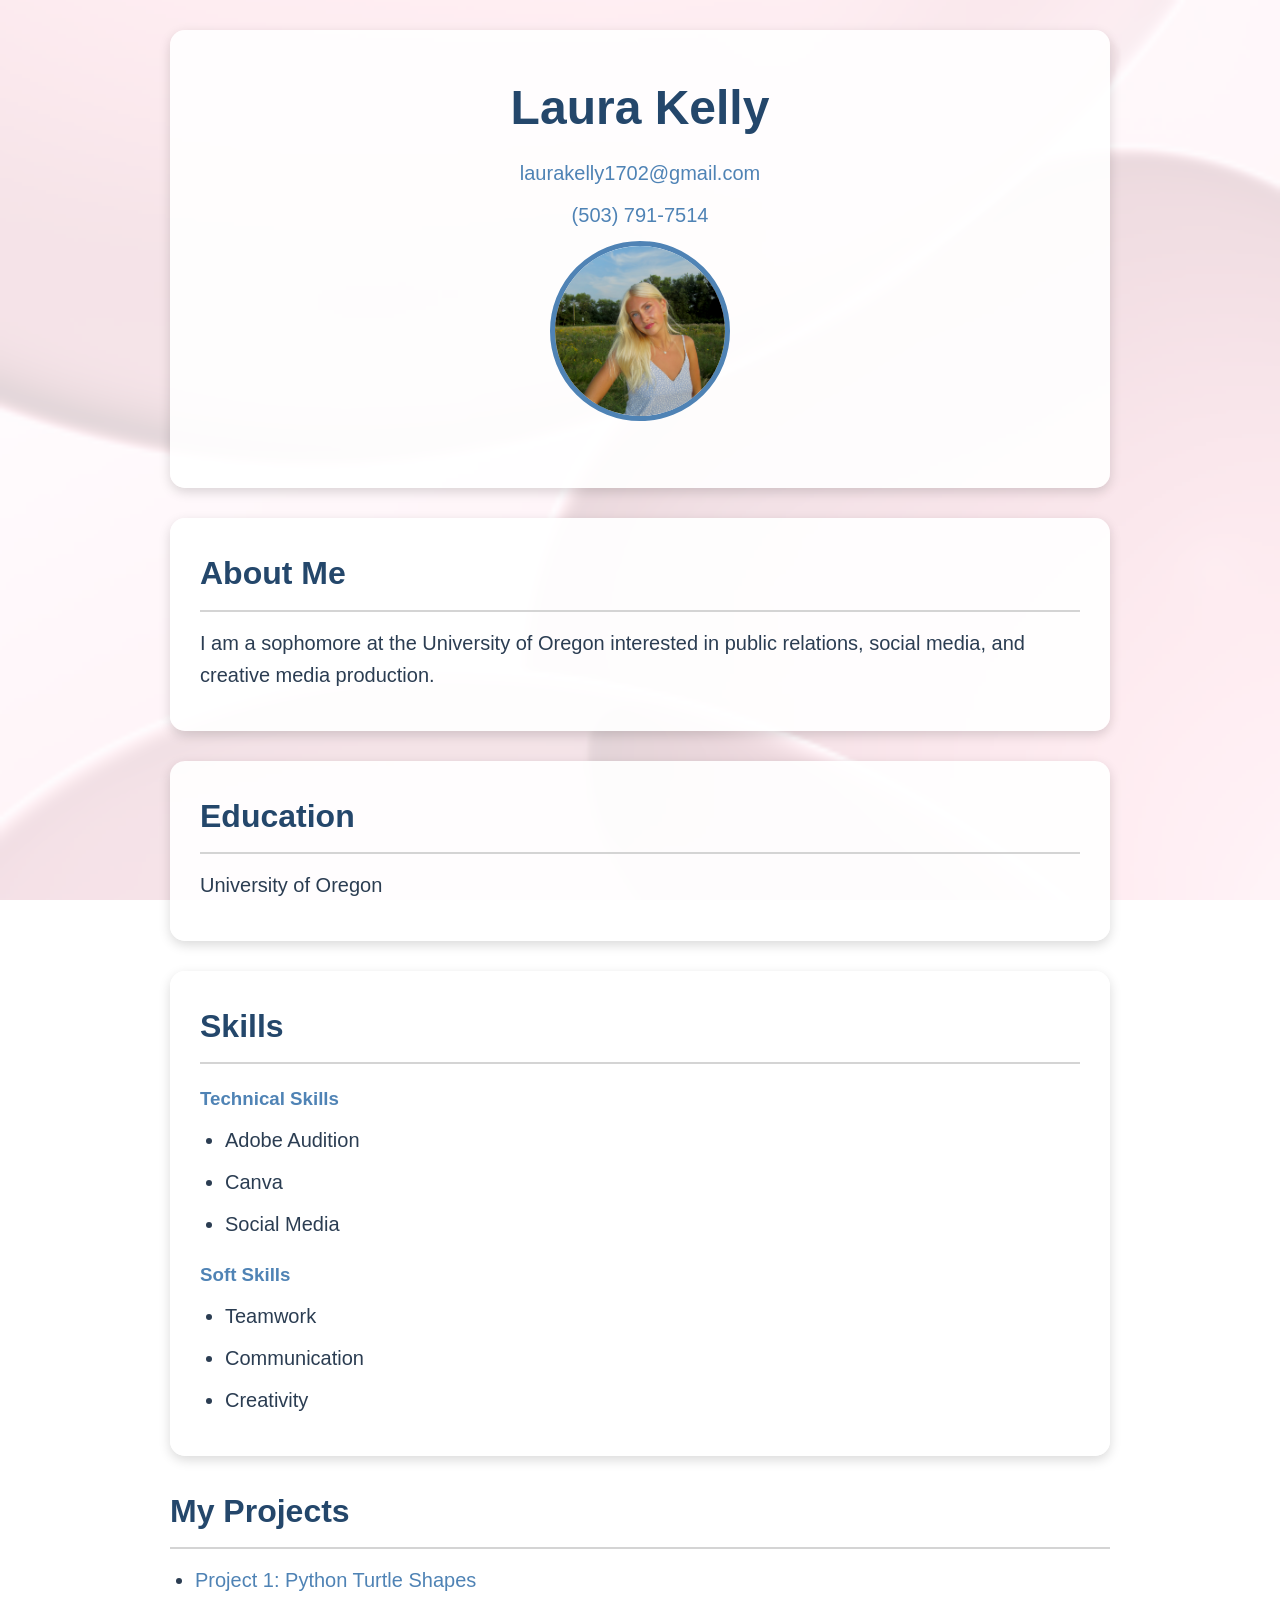
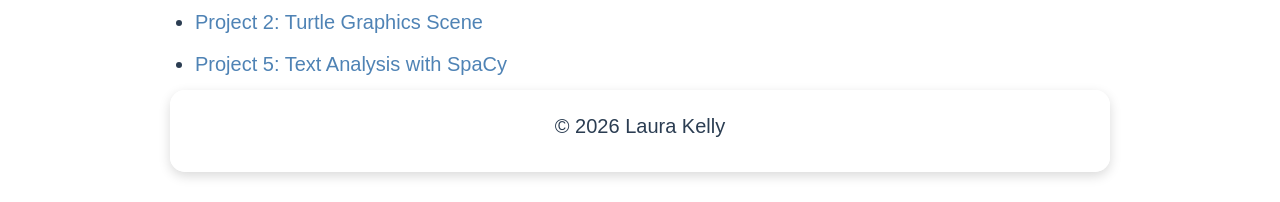
<file: index.html>
<!DOCTYPE html>
<html lang="en">

<head>
    <meta charset="UTF-8">
    <meta name="viewport" content="width=device-width, initial-scale=1.0">
    <title>Laura Kelly Resume</title>

    <link rel="stylesheet" href="styles.css">
</head>

<body>

    <header>
        <h1>Laura Kelly</h1>
        <p>
            <a href="mailto:laurakelly1702@gmail.com">laurakelly1702@gmail.com</a>
        </p>
        <p>
            <a href="tel:5037917514">(503) 791-7514</a>
        </p>

        <img src="me.jpg" alt="Photo of Laura Kelly" width="200">
    </header>

    <section>
        <h2>About Me</h2>
        <p>
            I am a sophomore at the University of Oregon interested in public relations, social media, and creative media production.
        </p>
    </section>

    <section>
        <h2>Education</h2>
        <p>University of Oregon</p>
    </section>

    <section>
        <h2>Skills</h2>

        <h3>Technical Skills</h3>
        <ul>
            <li>Adobe Audition</li>
            <li>Canva</li>
            <li>Social Media</li>
        </ul>

        <h3>Soft Skills</h3>
        <ul>
            <li>Teamwork</li>
            <li>Communication</li>
            <li>Creativity</li>
        </ul>
    </section>
    <h2>My Projects</h2>

    <ul>
        <li><a href="project1.html">Project 1: Python Turtle Shapes</a></li>
        <li><a href="project2.html">Project 2: Turtle Graphics Scene</a></li>
        <li><a href="project5.html">Project 5: Text Analysis with SpaCy</a></li>
    </ul>
</section>

    <footer>
        <p>© 2026 Laura Kelly</p>
    </footer>

</body>
</html>
</file>
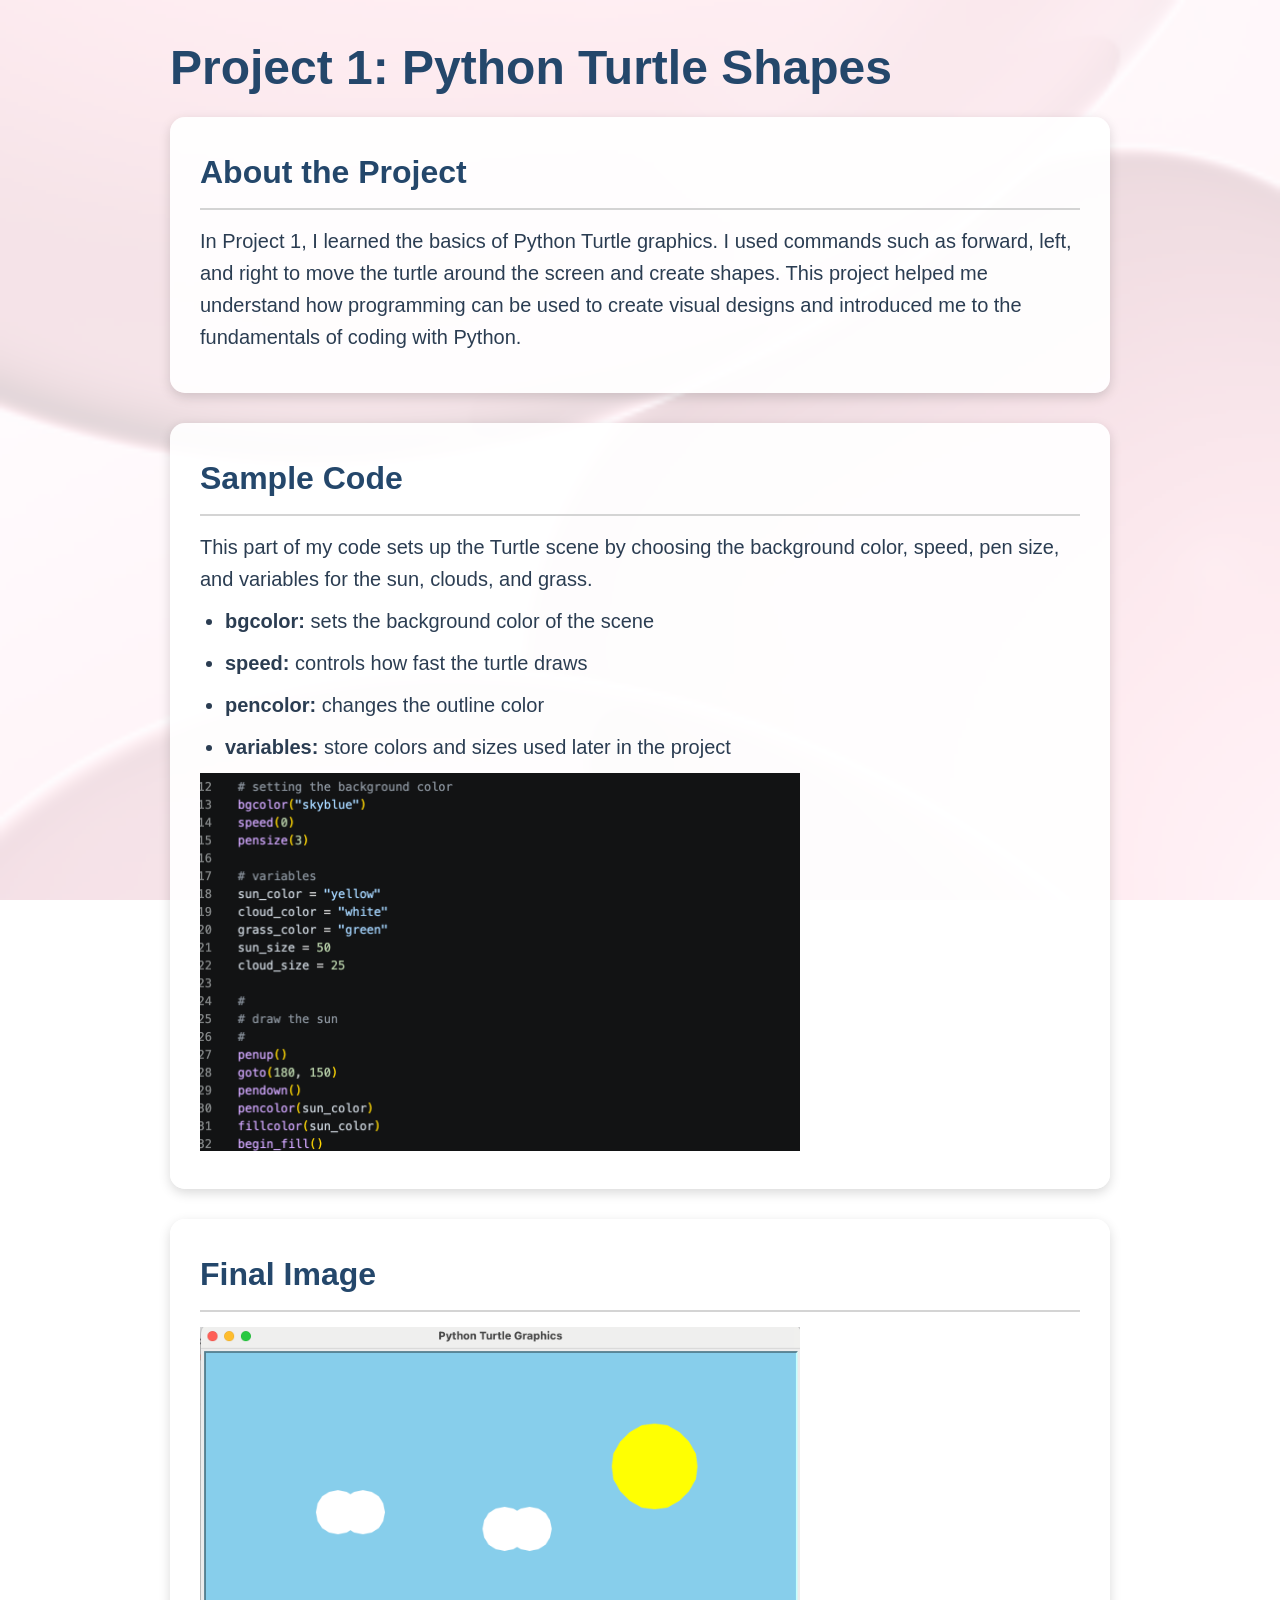
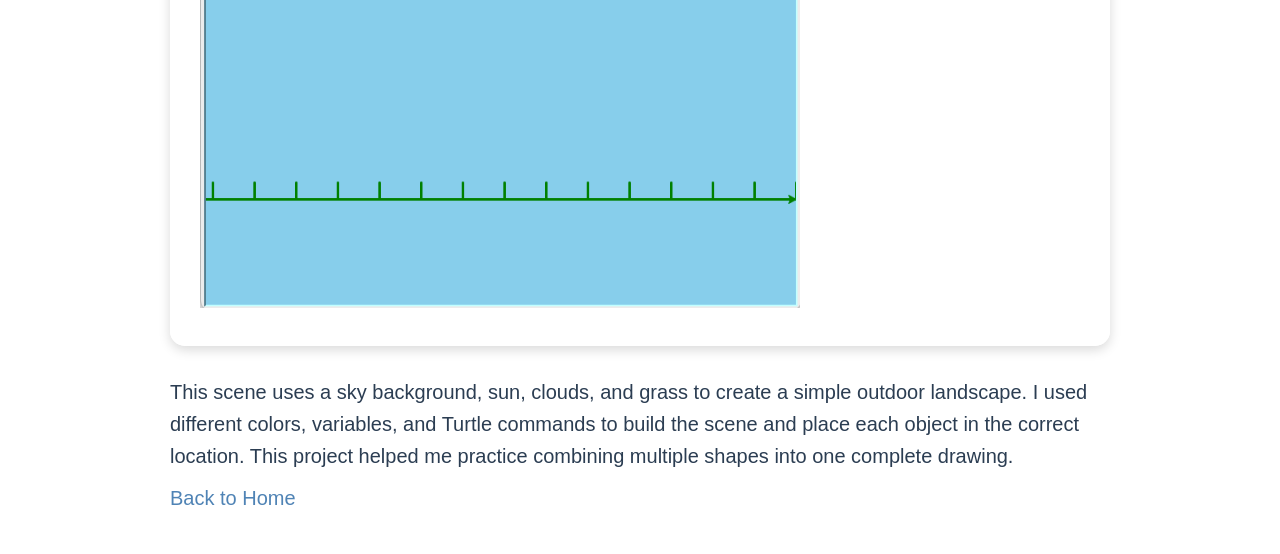
<file: project1.html>
<!DOCTYPE html>
<html lang="en">

<head>
    <meta charset="UTF-8">
    <title>Project 1</title>
    <link rel="stylesheet" href="styles.css">
</head>

<body>

<h1>Project 1: Python Turtle Shapes</h1>
<section>
    <h2>About the Project</h2>

    <p>
        In Project 1, I learned the basics of Python Turtle graphics.
        I used commands such as forward, left, and right to move the turtle
        around the screen and create shapes. This project helped me understand
        how programming can be used to create visual designs and introduced me
        to the fundamentals of coding with Python.
    </p>
</section>
<section>
    <h2>Sample Code</h2>
     <p>
        This part of my code sets up the Turtle scene by choosing the background color,
        speed, pen size, and variables for the sun, clouds, and grass.
    </p>

    <ul>
        <li><strong>bgcolor:</strong> sets the background color of the scene</li>
        <li><strong>speed:</strong> controls how fast the turtle draws</li>
        <li><strong>pencolor:</strong> changes the outline color</li>
        <li><strong>variables:</strong> store colors and sizes used later in the project</li>
    </ul>

    <img src="projectcode1.png" alt="Sample code from Project 1" style="width: 600px; max-width: 100%; height: auto;">
</section>

<section>
    <h2>Final Image</h2>

    <img src="project1.png" alt="Final image from Project 1" style="width: 600px; max-width: 100%; height: auto;">
</section>
<p>
    This scene uses a sky background, sun, clouds, and grass to create a simple outdoor landscape. I used different colors, variables, and Turtle commands to build the scene and place each object in the correct location. This project helped me practice combining multiple shapes into one complete drawing.
</p>

<p>
    <a href="index.html">Back to Home</a>
</p>

</body>

</html>
</file>
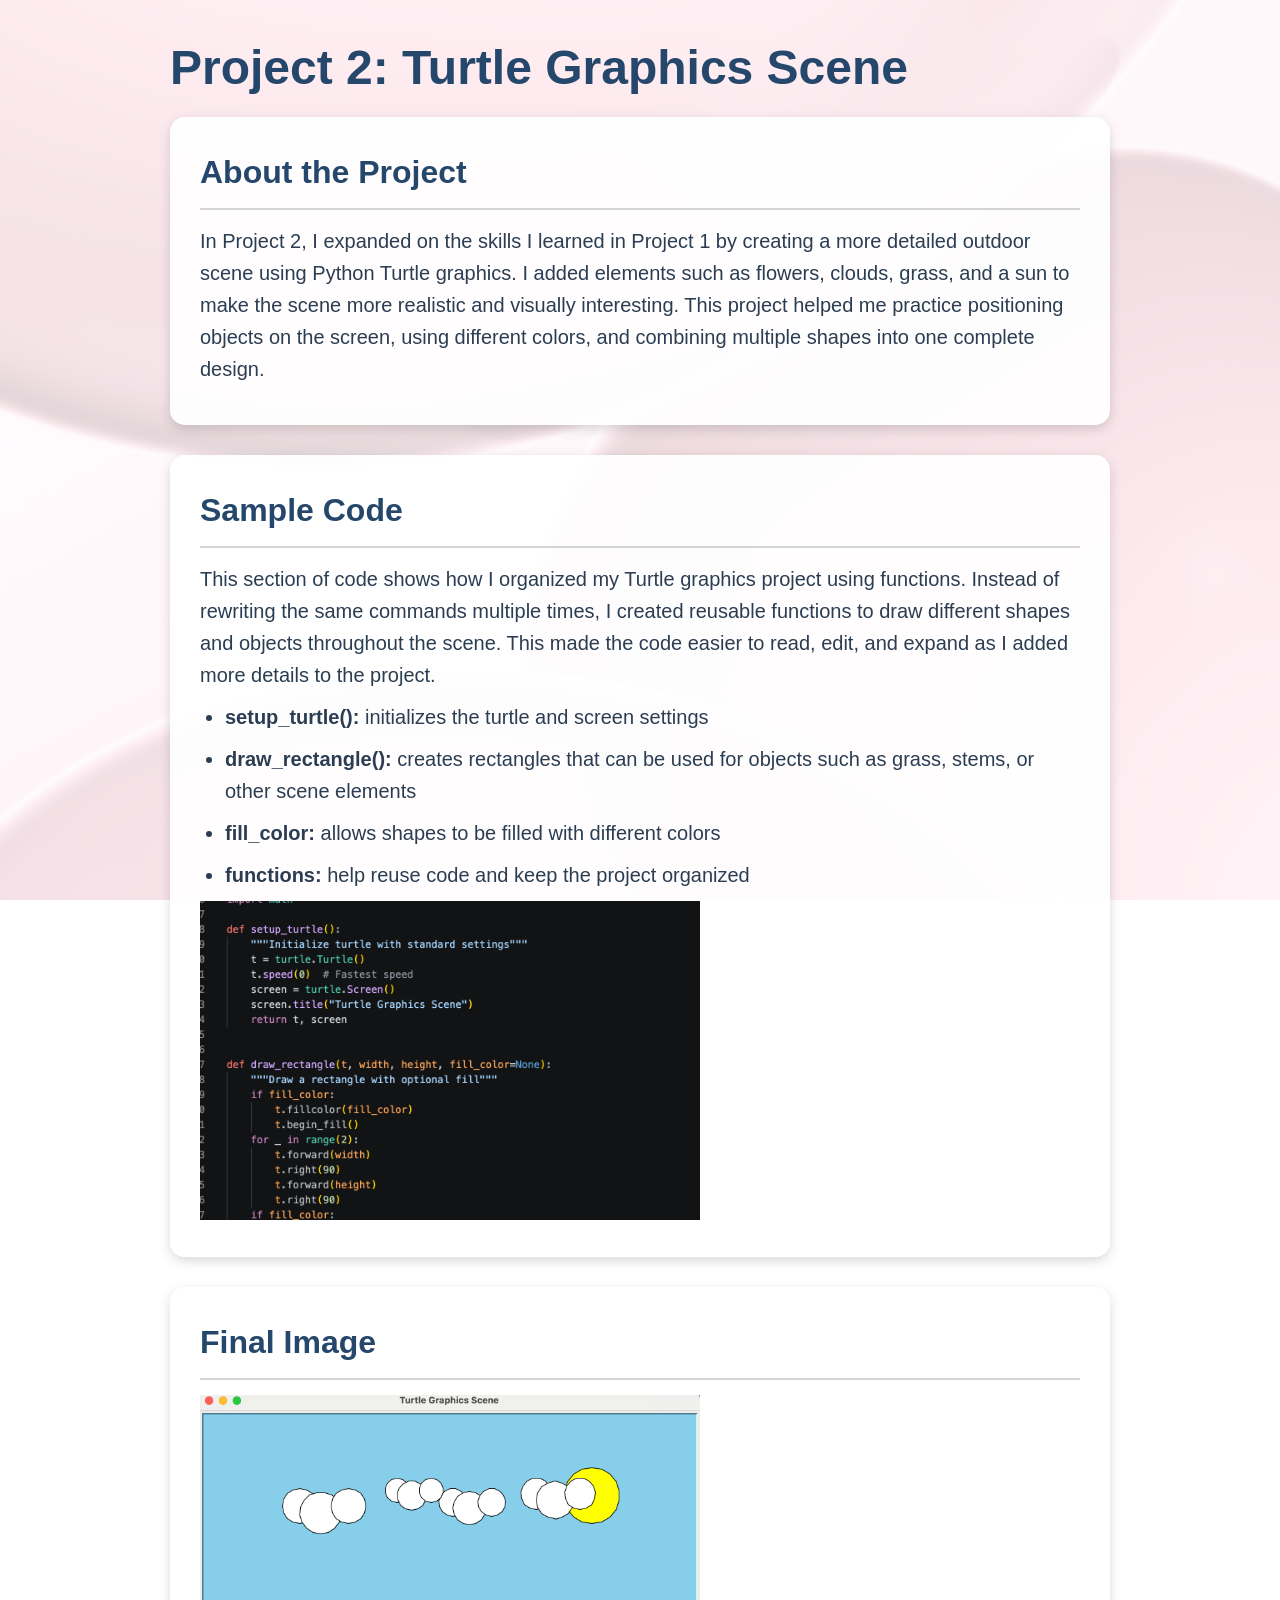
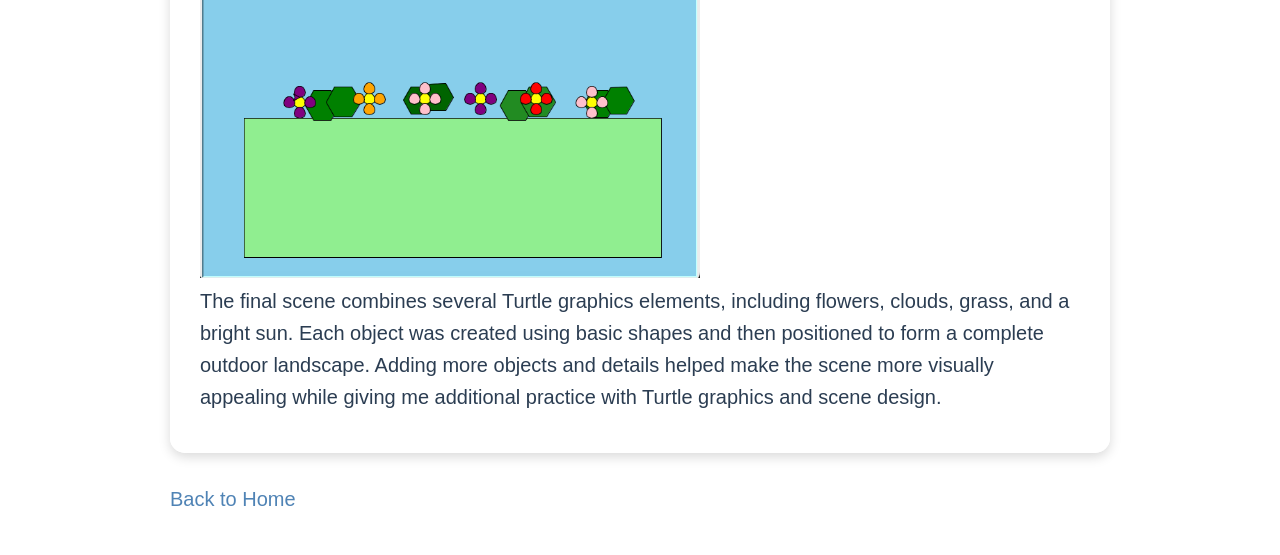
<file: project2.html>
<!DOCTYPE html>
<html lang="en">

<head>
    <meta charset="UTF-8">
    <title>Project 2</title>
    <link rel="stylesheet" href="styles.css">
</head>

<body>

    <h1>Project 2: Turtle Graphics Scene</h1>

    <section>
        <h2>About the Project</h2>

            <p>
    In Project 2, I expanded on the skills I learned in Project 1 by creating a more detailed outdoor scene using Python Turtle graphics. I added elements such as flowers, clouds, grass, and a sun to make the scene more realistic and visually interesting. This project helped me practice positioning objects on the screen, using different colors, and combining multiple shapes into one complete design.
</p>
    </section>

    <section>
        <h2>Sample Code</h2>

         <p>
    This section of code shows how I organized my Turtle graphics project using functions. 
    Instead of rewriting the same commands multiple times, I created reusable functions to draw
    different shapes and objects throughout the scene. This made the code easier to read, edit,
    and expand as I added more details to the project.
</p>

<ul>
    <li><strong>setup_turtle():</strong> initializes the turtle and screen settings</li>
    <li><strong>draw_rectangle():</strong> creates rectangles that can be used for objects such as grass, stems, or other scene elements</li>
    <li><strong>fill_color:</strong> allows shapes to be filled with different colors</li>
    <li><strong>functions:</strong> help reuse code and keep the project organized</li>
</ul>

        <img src="projectcode2.png" alt="Sample code from Project 2" style="width: 500px; max-width: 100%; height: auto;">
    </section>

    <section>
        <h2>Final Image</h2>

        <img src="project2.png" alt="Final image from Project 2" style="width: 500px; max-width: 100%; height: auto;">

       <p>
    The final scene combines several Turtle graphics elements, including flowers, clouds, grass, and a bright sun. Each object was created using basic shapes and then positioned to form a complete outdoor landscape. Adding more objects and details helped make the scene more visually appealing while giving me additional practice with Turtle graphics and scene design.
</p> 
    </section>

    <p>
        <a href="index.html">Back to Home</a>
    </p>

</body>
</html>
</file>
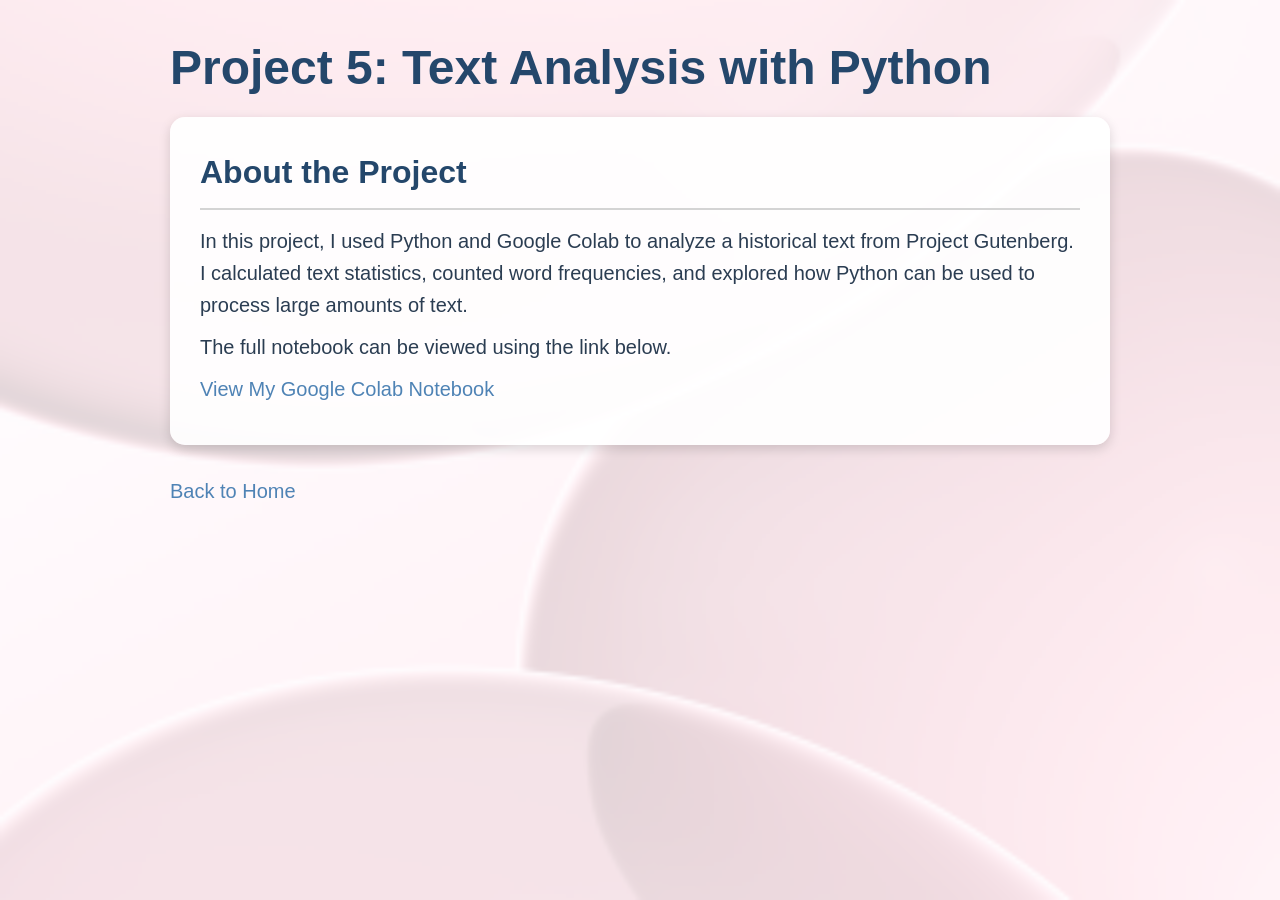
<file: project5.html>
<!DOCTYPE html>
<html lang="en">

<head>
    <meta charset="UTF-8">
    <title>Project 5</title>
    <link rel="stylesheet" href="styles.css">
</head>

<body>

    <h1>Project 5: Text Analysis with Python</h1>

    <section>
        <h2>About the Project</h2>

        <p>
            In this project, I used Python and Google Colab to analyze a historical text from Project Gutenberg.
            I calculated text statistics, counted word frequencies, and explored how Python can be used to process
            large amounts of text.
        </p>

        <p>
            The full notebook can be viewed using the link below.
        </p>

        <p>
            <a href="https://colab.research.google.com/drive/1hf7M_GvkKTnSjbciDp3wcBMEYl-IXj6p?usp=sharing" target="_blank">
                View My Google Colab Notebook
            </a>
        </p>
    </section>

    <p>
        <a href="index.html">Back to Home</a>
    </p>

</body>

</html>
</file>
<file: styles.css>
/* Reset page spacing */
* {
    margin: 0;
    padding: 0;
    box-sizing: border-box;
}

/* Main page styling */
body {
    font-family: Arial, sans-serif;
    color: #2b3d52;
    max-width: 1000px;
    margin: 0 auto;
    padding: 30px;
    position: relative;
    line-height: 1.6;
}

/* Background image */
body:before {
    content: "";
    position: fixed;
    top: 0;
    left: 0;
    width: 100%;
    height: 100%;

    background-image: url("background.png");

    background-size: cover;
    background-position: center;
    opacity: 0.2;

    z-index: -1;
}

/* Header section */
header {
    text-align: center;
    padding: 40px;
    background-color: rgba(255, 255, 255, 0.9);
    border-radius: 15px;
    margin-bottom: 30px;
    box-shadow: 0 4px 12px rgba(0,0,0,0.15);
}

/* Profile image */
header img {
    width: 180px;
    height: 180px;
    object-fit: cover;
    border-radius: 50%;
    border: 5px solid #4f83b5;
    margin-bottom: 20px;
}

/* Main heading */
h1 {
    font-size: 48px;
    margin-bottom: 10px;
    color: #24476b;
}

/* Section cards */
section {
    background-color: rgba(255, 255, 255, 0.92);
    margin-bottom: 30px;
    padding: 30px;
    border-radius: 15px;
    box-shadow: 0 4px 12px rgba(0,0,0,0.15);
}

/* Section titles */
h2 {
    font-size: 32px;
    margin-bottom: 15px;
    border-bottom: 2px solid #d4d4d4;
    padding-bottom: 10px;
    color: #24476b;
}

/* Smaller headings */
h3 {
    margin-top: 20px;
    margin-bottom: 10px;
    color: #4f83b5;
}

/* Paragraphs and list items */
p,
li {
    font-size: 20px;
    margin-bottom: 10px;
}

/* Skills lists */
ul {
    margin-left: 25px;
}

/* Links */
a {
    color: #4f83b5;
    text-decoration: none;
}

a:hover {
    text-decoration: underline;
}

/* Footer */
footer {
    text-align: center;
    padding: 20px;
    background-color: rgba(255, 255, 255, 0.9);
    border-radius: 15px;
    box-shadow: 0 4px 12px rgba(0,0,0,0.15);
}
.code-image {
    width: 700px;
    max-width: 100%;
    height: auto;
}
</file>
